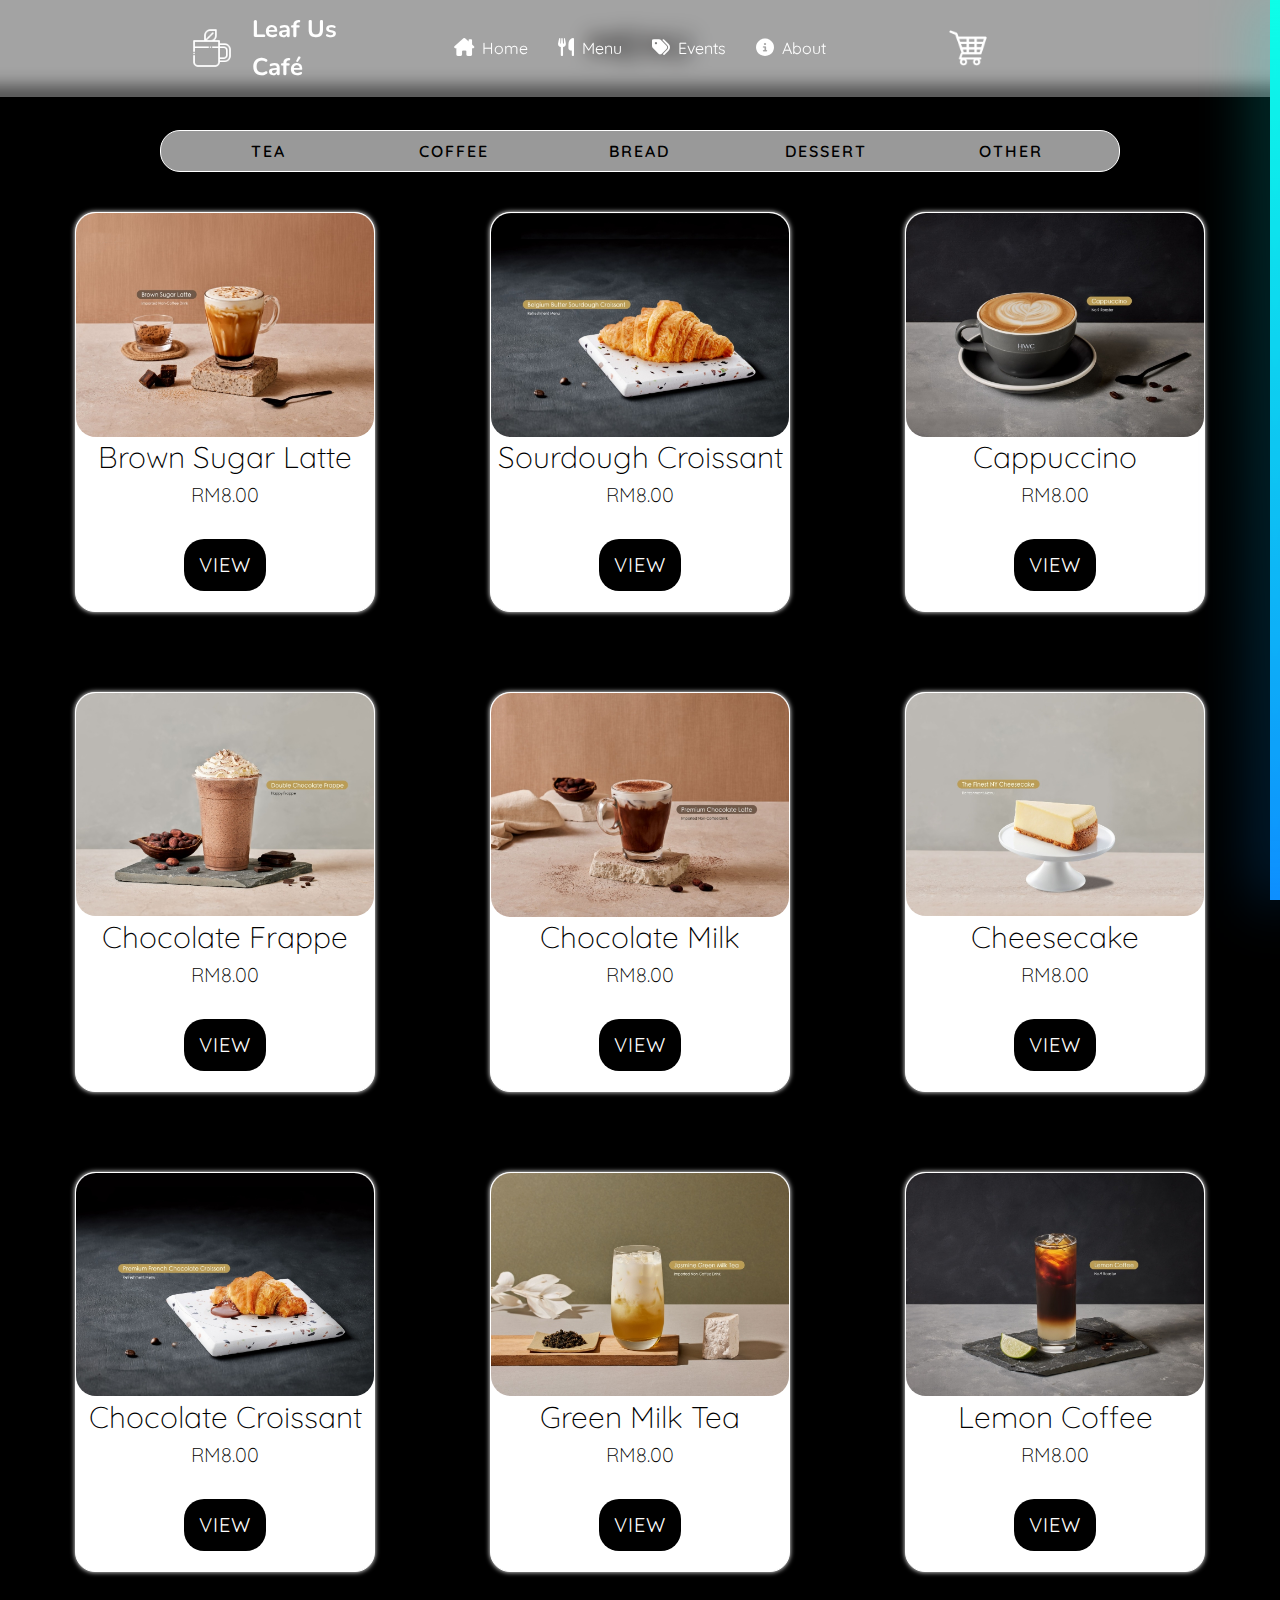
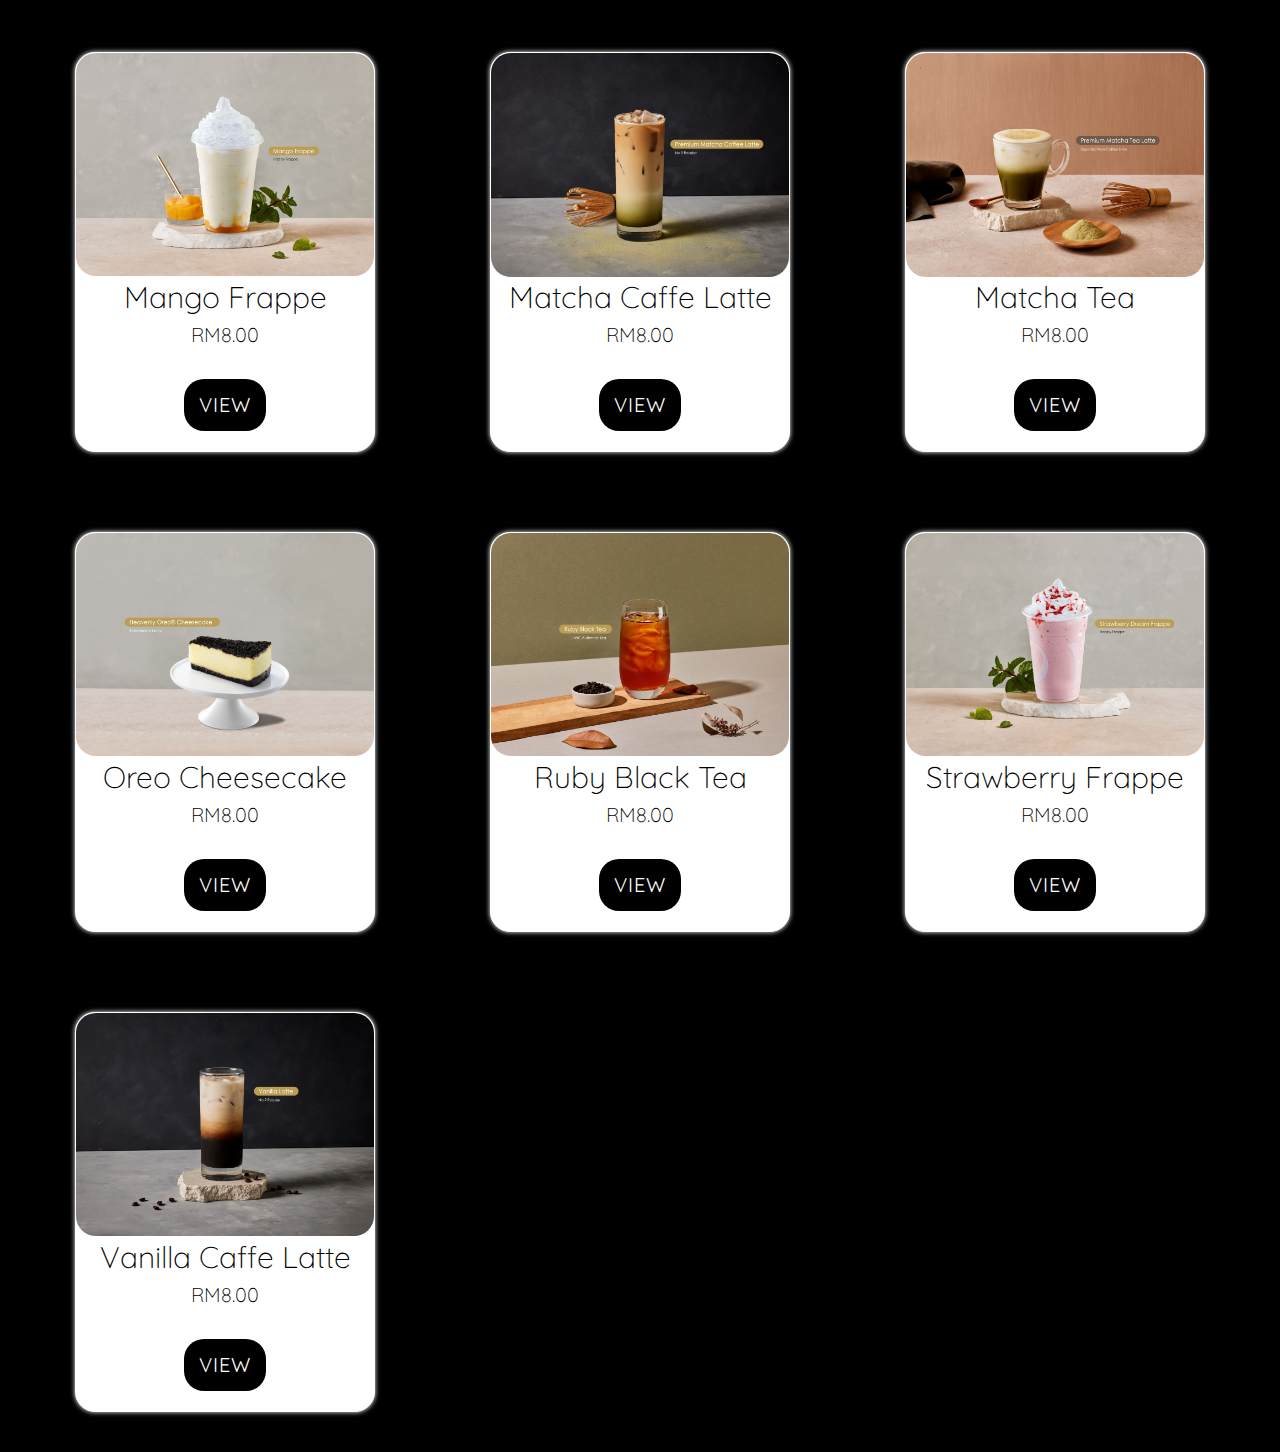
<file: menu.html>
<!DOCTYPE html>
<html>
<head>
	<meta charset="utf-8">
	<meta name="viewport" content="width=device-width, initial-scale=1">

	<!-- Linked CSS -->
	<link rel="stylesheet" href="css/base.css">
	<link rel="stylesheet" href="css/nav.css">
	<link rel="stylesheet" href="css/home.css">
	<link rel="stylesheet" href="css/menu.css">
	

	<!-- Font Icon -->
	<link rel="stylesheet" href="https://cdnjs.cloudflare.com/ajax/libs/font-awesome/6.1.1/css/all.min.css">

	<!-- Font Type -->
	<link rel="preconnect" href="https://fonts.googleapis.com">
	<link rel="preconnect" href="https://fonts.gstatic.com" crossorigin>
	<link href="https://fonts.googleapis.com/css2?family=Nunito:wght@400;700&family=Quicksand:wght@300;400;700&display=swap" rel="stylesheet">


	<title>Menu</title>

	<!-- Google tag (gtag.js) -->
<script async src="https://www.googletagmanager.com/gtag/js?id=G-MTXMH03YM8"></script>
<script>
  window.dataLayer = window.dataLayer || [];
  function gtag(){dataLayer.push(arguments);}
  gtag('js', new Date());

  gtag('config', 'G-MTXMH03YM8');
</script>

</head>
<body>

	<!-- Customized scroll bar -->
	<div id="progressbar"></div>
	<div id="scrollPath"></div>
	<!-- End of Customized scroll bar -->

	<!-- Header -->
	<header>
		<div class="cafe">
			<img class="logo" src="asset/other/logo.png" alt="Leaf Us Café Logo">
			<div class="name">Leaf Us Café</div>
		</div>

		<nav>
			<ul class="nav_link">
				<li><a href="index.html"><i class="fa-solid fa-house-chimney"></i><span>Home</span></a></li>
				<li><a href="menu_background"><i class="fa-solid fa-utensils"></i><span>Menu</span></a></li>
				<li><a href="index.html#event_background"><i class="fa-solid fa-tags"></i><span>Events</span></a></li>
				<li><a href="index.html#about_background"><i class="fa-solid fa-circle-info"></i><span>About</span></a></li>
			</ul>
		</nav>

		<img class="cart-icon" src="asset/other/shopping_cart.png" alt="Shopping Cart">
		<button class="mobile-menu-btn">
			<i class="fa-solid fa-bars"></i>
		</button>
	</header>

	<div class="wrapper">
		<div class="category-filter">
			<div class="fcontainer">
				<div class="caption">
					<h1>Menu</h1>
				</div>

				<!-- Filter bar -->
				<div class="filter-btns">
					<button type="button" class="filter-btn">Tea</button>
					<button type="button" class="filter-btn">Coffee</button>
					<button type="button" class="filter-btn">Bread</button>
					<button type="button" class="filter-btn">Dessert</button>
					<button type="button" class="filter-btn">Other</button>
				</div>
				<!-- End of filter bar -->

				<!-- Product list -->
				<div class="filter-items">
					<div class="product">
						<div class=pcard>
							<h2 class=pname>Brown Sugar Latte</h2>
							<span class="price">RM8.00</span>
							<a class="popup-btn">View</a>
							<img src="asset/menu/brown sugar caffe latte.jpg" class="p_img">
						</div>
						<div class="popup-view">
							<div class="popup-card">
								<a><i class="fa-solid fa-xmark"></i></a>
								<div class="p_img">
									<img src="asset/menu/brown sugar caffe latte.jpg">
								</div>
								<div class="info">
									<h2 class=pname>Brown Sugar Latte<br><span>Coffee</span></h2>
									<p>Brown Sugar Caffe Latte is a sweet and soft coffee drink made from espresso, brown sugar, and milk. It's perfect for an afternoon dessert.</p>
									<span class="price">RM8.00</span>
									<a href="#" class="add-cart">Add to Cart</a>
									<a href="#" class="add-wish">Add to Wishlish</a>
								</div>
							</div>
						</div>
					</div>
					<div class="product">
						<div class=pcard>
							<h2 class=pname>Sourdough Croissant</h2>
							<span class="price">RM8.00</span>
							<a class="popup-btn">View</a>
							<img src="asset/menu/butter sourdough croissant.jpg" class="p_img">
						</div>
						<div class="popup-view">
							<div class="popup-card">
								<a><i class="fa-solid fa-xmark"></i></a>
								<div class="p_img">
									<img src="asset/menu/butter sourdough croissant.jpg">
								</div>
								<div class="info">
									<h2 class=pname>Sourdough Croissant<br><span>Bread</span></h2>
									<p>Since we don't use any commercial yeast, our sourdough croissants rise very slowly and take 3 days. The thin layers of cream are perfectly balanced by the slightly tart flavors that this berry-like process creates.</p>
									<span class="price">RM8.00</span>
									<a href="#" class="add-cart">Add to Cart</a>
									<a href="" class="add-wish">Add to Wishlish</a>
								</div>
							</div>
						</div>
					</div>
					<div class="product">
						<div class=pcard>
							<h2 class=pname>Cappuccino</h2>
							<span class="price">RM8.00</span>
							<a class="popup-btn">View</a>
							<img src="asset/menu/cappuccino.jpg" class="p_img">
						</div>
						<div class="popup-view">
							<div class="popup-card">
								<a><i class="fa-solid fa-xmark"></i></a>
								<div class="p_img">
									<img src="asset/menu/cappuccino.jpg">
								</div>
								<div class="info">
									<h2 class=pname>Cappuccino<br><span>Coffee</span></h2>
									<p>A cappuccino is made with equal parts double espresso, steamed milk, and steamed milk foam. Cream can be used instead of milk. It is generally smaller in volume than a latte and has a thicker layer of microfoam.</p>
									<span class="price">RM8.00</span>
									<a href="#" class="add-cart">Add to Cart</a>
									<a href="" class="add-wish">Add to Wishlish</a>
								</div>
							</div>
						</div>
					</div>
					<div class="product">
						<div class=pcard>
							<h2 class=pname>Chocolate Frappe</h2>
							<span class="price">RM8.00</span>
							<a class="popup-btn">View</a>
							<img src="asset/menu/chocolate frappe.jpg" class="p_img">
						</div>
						<div class="popup-view">
							<div class="popup-card">
								<a><i class="fa-solid fa-xmark"></i></a>
								<div class="p_img">
									<img src="asset/menu/chocolate frappe.jpg">
								</div>
								<div class="info">
									<h2 class=pname>Chocolate Frappe<br><span>Coffee</span></h2>
									<p>Chocolate Frappe includes cream, ice, sugar and chocolate syrup. You can top it with whipped cream, more chocolate syrup, and mini chocolate chips if you like. It is a delicious, creamy, chocolate treat drink!</p>
									<span class="price">RM8.00</span>
									<a href="#" class="add-cart">Add to Cart</a>
									<a href="" class="add-wish">Add to Wishlish</a>
								</div>
							</div>
						</div>
					</div>
					<div class="product">
						<div class=pcard>
							<h2 class=pname>Chocolate Milk</h2>
							<span class="price">RM8.00</span>
							<a class="popup-btn">View</a>
							<img src="asset/menu/chocolate milk.jpg" class="p_img">
						</div>
						<div class="popup-view">
							<div class="popup-card">
								<a><i class="fa-solid fa-xmark"></i></a>
								<div class="p_img">
									<img src="asset/menu/chocolate milk.jpg">
								</div>
								<div class="info">
									<h2 class=pname>Chocolate Milk<br><span>Other</span></h2>
									<p>It is made from dark chocolate that has a low cocoa solid content and higher sugar content, plus a milk product, but milk chocolate also uses milk powder to give it a creamier taste, texture, and lighter color.</p>
									<span class="price">RM8.00</span>
									<a href="#" class="add-cart">Add to Cart</a>
									<a href="" class="add-wish">Add to Wishlish</a>
								</div>
							</div>
						</div>
					</div>
					<div class="product">
						<div class=pcard>
							<h2 class=pname>Cheesecake</h2>
							<span class="price">RM8.00</span>
							<a class="popup-btn">View</a>
							<img src="asset/menu/finest ny cheesecake.jpg" class="p_img">
						</div>
						<div class="popup-view">
							<div class="popup-card">
								<a><i class="fa-solid fa-xmark"></i></a>
								<div class="p_img">
									<img src="asset/menu/finest ny cheesecake.jpg">
								</div>
								<div class="info">
									<h2 class=pname>New York Cheesecake<br><span>Dessert</span></h2>
									<p>If you've been looking for the richest and creamiest cheesecake, this New York-style cheesecake might just be it! It is rich, bushy, tall and flat on top. It's made with cream cheese, eggs, egg yolks, and heavy or sour cream for richness and a smooth consistency. It is sometimes seasoned with lemon for extra freshness. The texture is fantastic and creamy and the taste is very good.</p>
									<span class="price">RM8.00</span>
									<a href="#" class="add-cart">Add to Cart</a>
									<a href="" class="add-wish">Add to Wishlish</a>
								</div>
							</div>
						</div>
					</div>
					<div class="product">
						<div class=pcard>
							<h2 class=pname>Chocolate Croissant</h2>
							<span class="price">RM8.00</span>
							<a class="popup-btn">View</a>
							<img src="asset/menu/french chocolate croissant.jpg" class="p_img">
						</div>
						<div class="popup-view">
							<div class="popup-card">
								<a><i class="fa-solid fa-xmark"></i></a>
								<div class="p_img">
									<img src="asset/menu/french chocolate croissant.jpg">
								</div>
								<div class="info">
									<h2 class=pname>French Chocolate Croissant<br><span>Bread</span></h2>
									<p>Chocolate croissants are flaky, buttery French pastries known as "pain au chocolat". A yeast-based dough layered with butter and rolled up with a chocolate bar.</p>
									<span class="price">RM8.00</span>
									<a href="#" class="add-cart">Add to Cart</a>
									<a href="" class="add-wish">Add to Wishlish</a>
								</div>
							</div>
						</div>
					</div>
					<div class="product">
						<div class=pcard>
							<h2 class=pname>Green Milk Tea</h2>
							<span class="price">RM8.00</span>
							<a class="popup-btn">View</a>
							<img src="asset/menu/jasmine green milk tea.jpg" class="p_img">
						</div>
						<div class="popup-view">
							<div class="popup-card">
								<a><i class="fa-solid fa-xmark"></i></a>
								<div class="p_img">
									<img src="asset/menu/jasmine green milk tea.jpg">
								</div>
								<div class="info">
									<h2 class=pname>Jasmine Green Milk Tea<br><span>Tea</span></h2>
									<p>Jasmine Green Milk Tea is a bubble tea with a very subtle, sweet and floral taste. Made from jasmine green tea, this milk tea is the most refreshing of all bubble teas. Then add fresh milk for extra creaminess, then top with tapioca pearls and cream.</p>
									<span class="price">RM8.00</span>
									<a href="#" class="add-cart">Add to Cart</a>
									<a href="" class="add-wish">Add to Wishlish</a>
								</div>
							</div>
						</div>
					</div>
					<div class="product">
						<div class=pcard>
							<h2 class=pname>Lemon Coffee</h2>
							<span class="price">RM8.00</span>
							<a class="popup-btn">View</a>
							<img src="asset/menu/lemon coffee.jpg" class="p_img">
						</div>
						<div class="popup-view">
							<div class="popup-card">
								<a><i class="fa-solid fa-xmark"></i></a>
								<div class="p_img">
									<img src="asset/menu/lemon coffee.jpg">
								</div>
								<div class="info">
									<h2 class=pname>Lemon Coffee<br><span>Coffee</span></h2>
									<p>If you're tired of the old taste of every cup of coffee, try lemon coffee. Not only will this new version of coffee give you much-needed caffeine, it will also help you prevent weight gain.</p>
									<span class="price">RM8.00</span>
									<a href="#" class="add-cart">Add to Cart</a>
									<a href="" class="add-wish">Add to Wishlish</a>
								</div>
							</div>
						</div>
					</div>
					<div class="product">
						<div class=pcard>
							<h2 class=pname>Mango Frappe</h2>
							<span class="price">RM8.00</span>
							<a class="popup-btn">View</a>
							<img src="asset/menu/mango frappe.jpg" class="p_img">
						</div>
						<div class="popup-view">
							<div class="popup-card">
								<a><i class="fa-solid fa-xmark"></i></a>
								<div class="p_img">
									<img src="asset/menu/mango frappe.jpg">
								</div>
								<div class="info">
									<h2 class=pname>Mango Frappe<br><span>Other</span></h2>
									<p>It has an amazing full flavoured, 99% fat free, milk based drink made to excite the senses and satisfy the palette. </p>
									<span class="price">RM8.00</span>
									<a href="#" class="add-cart">Add to Cart</a>
									<a href="" class="add-wish">Add to Wishlish</a>
								</div>
							</div>
						</div>
					</div>
					<div class="product">
						<div class=pcard>
							<h2 class=pname>Matcha Caffe Latte</h2>
							<span class="price">RM8.00</span>
							<a class="popup-btn">View</a>
							<img src="asset/menu/matcha caffe latte.jpg" class="p_img">
						</div>
						<div class="popup-view">
							<div class="popup-card">
								<a><i class="fa-solid fa-xmark"></i></a>
								<div class="p_img">
									<img src="asset/menu/matcha caffe latte.jpg">
								</div>
								<div class="info">
									<h2 class=pname>Matcha Caffe Latte<br><span>Tea</span></h2>
									<p>A matcha caffe latte consists of matcha Ise powder, vanilla sorbet, and milk to bring out rich matcha aroma and milk sweetness.</p>
									<span class="price">RM8.00</span>
									<a href="#" class="add-cart">Add to Cart</a>
									<a href="" class="add-wish">Add to Wishlish</a>
								</div>
							</div>
						</div>
					</div>
					<div class="product">
						<div class=pcard>
							<h2 class=pname>Matcha Tea</h2>
							<span class="price">RM8.00</span>
							<a class="popup-btn">View</a>
							<img src="asset/menu/matcha tea.jpg" class="p_img">
						</div>
						<div class="popup-view">
							<div class="popup-card">
								<a><i class="fa-solid fa-xmark"></i></a>
								<div class="p_img">
									<img src="asset/menu/matcha tea.jpg">
								</div>
								<div class="info">
									<h2 class=pname>Matcha Tea<br><span>Tea</span></h2>
									<p>Matcha milk tea tastes sweet, earthy and rich. It has a wonderful taste thanks to the unique combination of matcha powder, creamer and sweeteners.</p>
									<span class="price">RM8.00</span>
									<a href="#" class="add-cart">Add to Cart</a>
									<a href="" class="add-wish">Add to Wishlish</a>
								</div>
							</div>
						</div>
					</div>
					<div class="product">
						<div class=pcard>
							<h2 class=pname>Oreo Cheesecake</h2>
							<span class="price">RM8.00</span>
							<a class="popup-btn">View</a>
							<img src="asset/menu/oreo cheesecake.jpg" class="p_img">
						</div>
						<div class="popup-view">
							<div class="popup-card">
								<a><i class="fa-solid fa-xmark"></i></a>
								<div class="p_img">
									<img src="asset/menu/oreo cheesecake.jpg">
								</div>
								<div class="info">
									<h2 class=pname>Oreo Cheesecake<br><span>Dessert</span></h2>
									<p>Heavenly Oreo desserts are heavenly! Layers of chocolate pudding, cool whip and cream cheese. This dessert is a winner!</p>
									<span class="price">RM8.00</span>
									<a href="#" class="add-cart">Add to Cart</a>
									<a href="" class="add-wish">Add to Wishlish</a>
								</div>
							</div>
						</div>
					</div>
					<div class="product">
						<div class=pcard>
							<h2 class=pname>Ruby Black Tea</h2>
							<span class="price">RM8.00</span>
							<a class="popup-btn">View</a>
							<img src="asset/menu/ruby black tea.jpg" class="p_img">
						</div>
						<div class="popup-view">
							<div class="popup-card">
								<a><i class="fa-solid fa-xmark"></i></a>
								<div class="p_img">
									<img src="asset/menu/ruby black tea.jpg">
								</div>
								<div class="info">
									<h2 class=pname>Ruby Black Tea<br><span>Tea</span></h2>
									<p>Ruby Black Tea is a variety of tea tree cultivated from Assamese tea tress in Myanmar and Chin Xin tea tress in Taiwan. It is named Ruby Tea because the tea soup is bright red. Ruby tea is rich in flavor with aromas of cinnamon and mint.</p>
									<span class="price">RM8.00</span>
									<a href="#" class="add-cart">Add to Cart</a>
									<a href="" class="add-wish">Add to Wishlish</a>
								</div>
							</div>
						</div>
					</div>
					<div class="product">
						<div class=pcard>
							<h2 class=pname>Strawberry Frappe</h2>
							<span class="price">RM8.00</span>
							<a class="popup-btn">View</a>
							<img src="asset/menu/strawberry frappe.jpg" class="p_img">
						</div>
						<div class="popup-view">
							<div class="popup-card">
								<a><i class="fa-solid fa-xmark"></i></a>
								<div class="p_img">
									<img src="asset/menu/strawberry frappe.jpg">
								</div>
								<div class="info">
									<h2 class=pname>Strawberry Frappe<br><span>Other</span></h2>
									<p>Made with real berries, this Strawberry Frappe is topped with a delicious homemade strawberry syrup and smoothly finished with vanilla whipped cream. It tastes similar to a strawberry milkshake and it's not as thick as the ice cream drink, but still delicious and made with way less sugar.</p>
									<span class="price">RM8.00</span>
									<a href="#" class="add-cart">Add to Cart</a>
									<a href="" class="add-wish">Add to Wishlish</a>
								</div>
							</div>
						</div>
					</div>
					<div class="product">
						<div class=pcard>
							<h2 class=pname>Vanilla Caffe Latte</h2>
							<span class="price">RM8.00</span>
							<a class="popup-btn">View</a>
							<img src="asset/menu/vanilla caffe latte.jpg" class="p_img">
						</div>
						<div class="popup-view">
							<div class="popup-card">
								<a><i class="fa-solid fa-xmark"></i></a>
								<div class="p_img">
									<img src="asset/menu/vanilla caffe latte.jpg">
								</div>
								<div class="info">
									<h2 class=pname>Vanilla Caffe Latte<br><span>Coffee</span></h2>
									<p>This Iced Vanilla Café Latte you can purchase from our cafe. A smooth and creamy iced latte with a homemade vanilla syrup is the perfect pick-me-up during a long day.</p>
									<span class="price">RM8.00</span>
									<a href="#" class="add-cart">Add to Cart</a>
									<a href="" class="add-wish">Add to Wishlish</a>
								</div>
							</div>
						</div>
					</div>
				</div>
				<!-- End of product list -->

			</div>
		</div>
	</div>

	<script src="javascript/menu.js" type="text/javascript"></script>

	<script src="javascript/progressbar.js" type="text/javascript"></script>
</body>
</html>
</file>
<file: css/base.css>
:root {
  --primary-color: #2E7D32;
  --secondary-color: #81C784;
  --text-color: #333333;
  --background-color: #FFFFFF;
  --accent-color: #4CAF50;
  --gray-100: #f8f9fa;
  --gray-200: #e9ecef;
  --gray-300: #dee2e6;
  --gray-400: #ced4da;
  --gray-500: #adb5bd;
  --font-primary: 'Quicksand', sans-serif;
  --font-secondary: 'Nunito', sans-serif;
  --transition-speed: 0.3s;
  --container-width: 1200px;
  --section-spacing: 6rem;
}

/* Modern CSS Reset */
*, *::before, *::after {
  box-sizing: border-box;
  margin: 0;
  padding: 0;
}

html {
  scroll-behavior: smooth;
  font-size: 62.5%; /* 10px = 1rem */
}

body {
  font-family: var(--font-primary);
  font-size: 1.6rem;
  line-height: 1.6;
  color: var(--text-color);
  background-color: var(--background-color);
  overflow-x: hidden;
}

img {
  max-width: 100%;
  height: auto;
  display: block;
}

a {
  text-decoration: none;
  color: inherit;
  transition: color var(--transition-speed) ease;
}

button {
  cursor: pointer;
  border: none;
  background: none;
  font-family: inherit;
}

.container {
  max-width: var(--container-width);
  margin: 0 auto;
  padding: 0 2rem;
}

.section {
  padding: var(--section-spacing) 0;
}

/* Utility Classes */
.text-center { text-align: center; }
.mb-1 { margin-bottom: 1rem; }
.mb-2 { margin-bottom: 2rem; }
.mb-3 { margin-bottom: 3rem; }
.mb-4 { margin-bottom: 4rem; }
.mb-5 { margin-bottom: 5rem; }

/* Animations */
@keyframes fadeIn {
  from { opacity: 0; }
  to { opacity: 1; }
}

@keyframes slideUp {
  from {
    opacity: 0;
    transform: translateY(20px);
  }
  to {
    opacity: 1;
    transform: translateY(0);
  }
}

.fade-in {
  animation: fadeIn 1s ease-in;
}

.slide-up {
  animation: slideUp 1s ease-out;
}
</file>
<file: css/nav.css>
header {
	position: fixed;
	top: 0;
	left: 0;
	width: 100%;
	padding: 2rem;
	display: flex;
	justify-content: space-between;
	align-items: center;
	background: rgba(255, 255, 255, 0.95);
	backdrop-filter: blur(10px);
	box-shadow: 0 2px 10px rgba(0, 0, 0, 0.1);
	z-index: 1000;
	transition: all var(--transition-speed) ease;
}

header.scrolled {
	padding: 1rem 2rem;
}

.cafe {
	display: flex;
	align-items: center;
	gap: 1.5rem;
}

.cafe a {
	display: flex;
	align-items: center;
}

.logo {
	width: 4rem;
	height: auto;
	transition: transform var(--transition-speed) ease;
}

.logo:hover {
	transform: scale(1.1);
}

.name {
	font-family: var(--font-secondary);
	font-size: 2.4rem;
	font-weight: 700;
	color: var(--primary-color);
}

.nav_link {
	display: flex;
	gap: 3rem;
	list-style: none;
	margin: 0;
	padding: 0;
}

.nav_link li a {
	display: flex;
	align-items: center;
	gap: 0.8rem;
	font-size: 1.6rem;
	color: var(--text-color);
	transition: all var(--transition-speed) ease;
	text-decoration: none;
}

.nav_link li a i {
	font-size: 1.8rem;
}

.nav_link li a:hover {
	color: var(--primary-color);
	transform: translateY(-2px);
}

.nav-right {
	display: flex;
	align-items: center;
	gap: 2rem;
}

.cart-icon {
	width: 2.4rem;
	cursor: pointer;
	transition: transform var(--transition-speed) ease;
}

.cart-icon:hover {
	transform: scale(1.1);
}

/* Mobile Navigation */
.mobile-menu-btn {
	display: none;
	cursor: pointer;
	padding: 0.5rem;
	background: none;
	border: none;
	color: var(--text-color);
	font-size: 2rem;
}

.mobile-menu-btn:hover {
	color: var(--primary-color);
}

@media (max-width: 768px) {
	.mobile-menu-btn {
		display: block;
	}

	.nav_link {
		position: fixed;
		top: 8rem;
		left: 0;
		width: 100%;
		padding: 2rem;
		background: rgba(255, 255, 255, 0.95);
		backdrop-filter: blur(10px);
		flex-direction: column;
		gap: 2rem;
		transform: translateY(-100%);
		opacity: 0;
		transition: all var(--transition-speed) ease;
	}

	.nav_link.active {
		transform: translateY(0);
		opacity: 1;
	}

	.nav_link li a {
		padding: 1rem;
		justify-content: center;
	}
}
</file>
<file: css/home.css>
*{
	box-sizing: border-box;
	padding: 0;
	margin: 0;
	color: white;
}

body{
	background-color: rgb(0,0,0);
}

li, a, button{
	text-decoration: none;
}

h2{
	color: white;	
	text-align: center;
}

/*remove original scrollbar*/
::-webkit-scrollbar{
    width: 0;
}

/*customized scroll bar*/
#scrollPath{
    position: fixed;
    top: 0;
    right: 0;
    width: 10px;
    height: 100%;
    background: rgba(255, 255, 255, 0.05);
    z-index: 10000;
}

#progressbar{
    position: fixed;
    top: 0;
    right: 0;
    width: 10px;
    height: 100%;
    background: linear-gradient(to top, #008aff, #00ffe7);
    animation: animate 5s linear infinite;
    z-index: 10000;
}

@keyframes animate
{
    0%, 100%
    {
        filter: hue-rotate(0deg);
    }
    50%
    {
        filter: hue-rotate(360deg);
    }
}

#progressbar:before{
    content: '';
    position: absolute;
    top: 0;
    left: 0;
    width: 100%;
    background: linear-gradient(to top, #008aff, #00ffe7);
    filter: blur(10px);
}

#progressbar:after{
    content: '';
    position: absolute;
    top: 0;
    left: 0;
    width: 100%;
    height: 100%;
    background: linear-gradient(to top, #008aff, #00ffe7);
    filter: blur(30px);
}
/*End of Customizing Scroll Bar*/

/*Home Page */
#home_background {
	position: relative;
	min-height: 100vh;
	background: linear-gradient(rgba(0, 0, 0, 0.5), rgba(0, 0, 0, 0.5)),
				url('../asset/other/cafe-bg.jpg') no-repeat center center/cover;
	display: flex;
	flex-direction: column;
	align-items: center;
	padding-top: 8rem;
}

.home-title {
	font-size: 5rem;
	font-weight: 700;
	margin-bottom: 4rem;
	text-align: center;
	color: white;
	text-shadow: 2px 2px 4px rgba(0, 0, 0, 0.3);
	animation: slideUp 1s ease-out;
}

.Home_content {
	width: 100%;
	max-width: var(--container-width);
	padding: 0 2rem;
	display: grid;
	grid-template-columns: 1fr 1fr;
	gap: 4rem;
	align-items: center;
}

/* Slideshow Styling */
.slider {
	position: relative;
	width: 100%;
	height: 400px;
	border-radius: 15px;
	overflow: hidden;
	box-shadow: 0 10px 30px rgba(0, 0, 0, 0.3);
}

.slides {
	width: 500%;
	height: 100%;
	display: flex;
}

.slides input {
	display: none;
}

.slide {
	width: 20%;
	transition: 2s;
}

.slide img {
	width: 100%;
	height: 100%;
	object-fit: cover;
}

/* Manual Navigation */
.manualslide {
	position: absolute;
	width: 100%;
	bottom: 20px;
	display: flex;
	justify-content: center;
	gap: 1rem;
}

.manual_btn {
	padding: 7px;
	border-radius: 50%;
	cursor: pointer;
	border: 2px solid white;
	transition: 0.3s;
}

.manual_btn:hover {
	background: white;
}

#radio1:checked ~ .first {
	margin-left: 0;
}

#radio2:checked ~ .first {
	margin-left: -20%;
}

#radio3:checked ~ .first {
	margin-left: -40%;
}

/* Auto Navigation */
.autoslide {
	position: absolute;
	width: 100%;
	bottom: 20px;
	display: flex;
	justify-content: center;
	gap: 1rem;
}

.autoslide div {
	padding: 7px;
	border-radius: 50%;
	transition: 0.3s;
	border: 2px solid white;
}

#radio1:checked ~ .autoslide .autobtn1,
#radio2:checked ~ .autoslide .autobtn2,
#radio3:checked ~ .autoslide .autobtn3 {
	background: white;
}

/* Video Section */
.video-container {
	position: relative;
	width: 100%;
	height: 400px;
	border-radius: 15px;
	overflow: hidden;
	box-shadow: 0 10px 30px rgba(0, 0, 0, 0.3);
}

.video-container video {
	width: 100%;
	height: 100%;
	object-fit: cover;
}

.video-overlay {
	position: absolute;
	top: 0;
	left: 0;
	width: 100%;
	height: 100%;
	mix-blend-mode: screen;
}

.video-overlay img {
	width: 100%;
	height: 100%;
	object-fit: cover;
}

/* Welcome Message */
.welcome-message {
	text-align: left;
	animation: fadeIn 1s ease-in;
}

.welcome-message h2 {
	font-size: 3.6rem;
	margin-bottom: 2rem;
	color: var(--background-color);
}

.welcome-message p {
	font-size: 1.8rem;
	line-height: 1.8;
	margin-bottom: 3rem;
}

.cta-button {
	display: inline-block;
	padding: 1.5rem 3rem;
	background-color: var(--primary-color);
	color: white;
	border-radius: 30px;
	font-size: 1.8rem;
	transition: all var(--transition-speed) ease;
}

.cta-button:hover {
	background-color: var(--accent-color);
	transform: translateY(-2px);
	box-shadow: 0 5px 15px rgba(0, 0, 0, 0.3);
}

/* Features Section */
.features {
    padding: var(--section-spacing) 0;
    background: linear-gradient(135deg, #1a1a1a 0%, #2d2d2d 100%);
    color: white;
}

.section-title {
    font-size: 4rem;
    text-align: center;
    margin-bottom: 5rem;
    color: white;
    font-family: var(--font-secondary);
    position: relative;
    padding-bottom: 2rem;
}

.section-title::after {
    content: '';
    position: absolute;
    bottom: 0;
    left: 50%;
    transform: translateX(-50%);
    width: 80px;
    height: 4px;
    background: var(--accent-color);
    border-radius: 2px;
}

.features-grid {
    display: grid;
    grid-template-columns: repeat(auto-fit, minmax(280px, 1fr));
    gap: 3rem;
    padding: 0 2rem;
}

.feature-card {
    background: rgba(255, 255, 255, 0.05);
    backdrop-filter: blur(10px);
    padding: 3rem 2.5rem;
    border-radius: 20px;
    text-align: center;
    border: 1px solid rgba(255, 255, 255, 0.1);
    transition: all 0.3s ease;
    position: relative;
    overflow: hidden;
}

.feature-card::before {
    content: '';
    position: absolute;
    top: 0;
    left: 0;
    width: 100%;
    height: 100%;
    background: linear-gradient(45deg, transparent, rgba(255, 255, 255, 0.05));
    pointer-events: none;
}

.feature-card:hover {
    transform: translateY(-10px);
    box-shadow: 0 20px 40px rgba(0, 0, 0, 0.3);
    border-color: var(--accent-color);
}

.icon-wrapper {
    width: 80px;
    height: 80px;
    margin: 0 auto 2rem;
    background: linear-gradient(135deg, var(--primary-color), var(--accent-color));
    border-radius: 50%;
    display: flex;
    align-items: center;
    justify-content: center;
    position: relative;
    z-index: 1;
}

.icon-wrapper::after {
    content: '';
    position: absolute;
    width: 100%;
    height: 100%;
    background: inherit;
    border-radius: inherit;
    filter: blur(12px);
    opacity: 0.7;
    z-index: -1;
}

.feature-card i {
    font-size: 3rem;
    color: white;
}

.feature-card h3 {
    font-size: 2.2rem;
    color: white;
    margin: 1.5rem 0;
    font-family: var(--font-secondary);
}

.feature-card p {
    font-size: 1.6rem;
    color: rgba(255, 255, 255, 0.8);
    line-height: 1.6;
    margin-bottom: 2rem;
}

.feature-footer {
    margin-top: auto;
    padding-top: 2rem;
    border-top: 1px solid rgba(255, 255, 255, 0.1);
}

.feature-stat {
    display: inline-block;
    padding: 0.8rem 1.6rem;
    background: rgba(255, 255, 255, 0.1);
    border-radius: 20px;
    font-size: 1.4rem;
    color: var(--accent-color);
    font-weight: 600;
}

/* Responsive Design */
@media (max-width: 992px) {
	.Home_content {
		grid-template-columns: 1fr;
		gap: 3rem;
	}

	.slider, .video-container {
		height: 300px;
	}
}

@media (max-width: 768px) {
	.home-title {
		font-size: 3.5rem;
	}

	.slider, .video-container {
		height: 250px;
	}

	.Home_content {
		grid-template-columns: 1fr;
		text-align: center;
	}

	.welcome-message {
		text-align: center;
	}

	.section-title {
		font-size: 3rem;
		margin-bottom: 3rem;
	}

	.features-grid {
		grid-template-columns: 1fr;
		gap: 2rem;
	}

	.feature-card {
		padding: 2.5rem 2rem;
	}

	.icon-wrapper {
		width: 70px;
		height: 70px;
	}

	.feature-card i {
		font-size: 2.5rem;
	}
}

/* Custom Scrollbar */
#progressbar {
	position: fixed;
	top: 0;
	right: 0;
	width: 10px;
	height: 100%;
	background: linear-gradient(to top, var(--primary-color), var(--accent-color));
	animation: animate 5s linear infinite;
	z-index: 1000;
}

@keyframes animate {
	0%, 100% {
		filter: hue-rotate(0deg);
	}
	50% {
		filter: hue-rotate(360deg);
	}
}

#scrollPath {
	position: fixed;
	top: 0;
	right: 0;
	width: 10px;
	height: 100%;
	background: rgba(255, 255, 255, 0.05);
}

header{
	width: 100%;
	display: flex;
	justify-content: space-around;
	align-items: center;
	padding: 10px 10%;
	background-color: rgba(255, 255, 255, 0.1);
	z-index: 999;
}

/* Design of Navigation Bar */
.cafe{
	cursor: pointer;
	display: flex;
	justify-content:space-between;
	align-items: center;
	width: 150px;
}

.name{
	color: white;
}

.logo{
	width: 50px;
	filter: invert(1);
}

img[src*="shopping_cart"]{
	width: 50px;
	margin-right: 100px;
	filter: invert(1);
}
/* End of the Navigation Bar */

/* Menu Page */
#menu_background {
    background: linear-gradient(135deg, #1a1a1a 0%, #2d2d2d 100%);
    padding: var(--section-spacing) 0;
	position: relative;
}

.menu-grid {
    display: grid;
    grid-template-columns: repeat(auto-fit, minmax(300px, 1fr));
    gap: 3rem;
    margin-bottom: 4rem;
}

.menu-item {
    position: relative;
    border-radius: 20px;
    overflow: hidden;
    background: rgba(255, 255, 255, 0.05);
    backdrop-filter: blur(10px);
    transition: all 0.3s ease;
}

.menu-image {
    position: relative;
    aspect-ratio: 4/3;
    overflow: hidden;
}

.menu-image img {
    width: 100%;
    height: 100%;
    object-fit: cover;
    transition: transform 0.5s ease;
}

.menu-overlay {
    position: absolute;
    top: 0;
    left: 0;
    width: 100%;
    height: 100%;
    background: rgba(0, 0, 0, 0.7);
	display: flex;
    justify-content: center;
	align-items: center;
    opacity: 0;
    transition: opacity 0.3s ease;
}

.menu-btn {
    padding: 1rem 2rem;
    background: var(--accent-color);
    color: white;
    border-radius: 30px;
    transform: translateY(20px);
    transition: all 0.3s ease;
}

.menu-item:hover .menu-overlay {
    opacity: 1;
}

.menu-item:hover .menu-btn {
    transform: translateY(0);
}

.menu-item:hover .menu-image img {
    transform: scale(1.1);
}

.menu-info {
    padding: 2rem;
	text-align: center;
}

.menu-info h3 {
    font-size: 2rem;
    margin-bottom: 0.5rem;
    color: white;
}

.menu-category {
    display: inline-block;
    padding: 0.5rem 1.5rem;
    background: rgba(255, 255, 255, 0.1);
    border-radius: 20px;
    font-size: 1.4rem;
    color: var(--accent-color);
}

.menu-cta {
    text-align: center;
    margin-top: 4rem;
}

/* Event Section */
#event_background {
    background: linear-gradient(135deg, #1a1a1a 0%, #2d2d2d 100%);
    padding: var(--section-spacing) 0;
    min-height: 100vh;
    display: flex;
    align-items: center;
}

.events-grid {
	display: grid;
    grid-template-columns: repeat(auto-fit, minmax(350px, 1fr));
    gap: 4rem;
    padding: 2rem;
}

.event-card {
    background: rgba(255, 255, 255, 0.05);
    border-radius: 20px;
    padding: 3rem;
    display: flex;
    flex-direction: column;
    gap: 3rem;
    transition: transform 0.3s ease, box-shadow 0.3s ease;
	position: relative;
    overflow: hidden;
}

.event-card::before {
    content: '';
    position: absolute;
    top: 0;
    left: 0;
	width: 100%;
    height: 100%;
    background: linear-gradient(45deg, transparent, rgba(255, 255, 255, 0.05));
    pointer-events: none;
}

.event-card:hover {
    transform: translateY(-10px);
    box-shadow: 0 20px 40px rgba(0, 0, 0, 0.3);
}

.card-container {
    perspective: 1000px;
    height: 250px;
}

.card {
	position: relative;
    width: 100%;
    height: 100%;
    transform-style: preserve-3d;
    transition: transform 0.8s ease;
}

.event-card:hover .card {
    transform: rotateY(180deg);
}

.card-face {
	position: absolute;
	width: 100%;
	height: 100%;
    backface-visibility: hidden;
	display: flex;
	align-items: center;
    justify-content: center;
    border-radius: 15px;
    overflow: hidden;
    box-shadow: 0 5px 15px rgba(0, 0, 0, 0.2);
}

.card-face img {
	width: 100%;
    height: 100%;
    object-fit: cover;
}

.card-back {
    transform: rotateY(180deg);
}

.event-content {
	text-align: center;
}

.event-content h3 {
    font-size: 2.4rem;
    color: white;
    margin-bottom: 1.5rem;
    font-family: var(--font-secondary);
}

.event-content p {
    font-size: 1.6rem;
    color: rgba(255, 255, 255, 0.8);
    line-height: 1.6;
    margin-bottom: 2rem;
}

.event-btn {
    display: inline-block;
    padding: 1.2rem 2.4rem;
    background: var(--accent-color);
    color: white;
    border-radius: 30px;
    font-size: 1.6rem;
    transition: all 0.3s ease;
	position: relative;
    overflow: hidden;
}

.event-btn::before {
    content: '';
    position: absolute;
    top: 0;
    left: 0;
	width: 100%;
	height: 100%;
    background: linear-gradient(45deg, transparent, rgba(255, 255, 255, 0.2), transparent);
    transform: translateX(-100%);
    transition: transform 0.6s ease;
}

.event-btn:hover {
    transform: translateY(-2px);
    box-shadow: 0 5px 15px rgba(0, 0, 0, 0.3);
}

.event-btn:hover::before {
    transform: translateX(100%);
}

/* Animation for event cards */
.event-card {
    animation: fadeInUp 0.6s ease-out forwards;
    opacity: 0;
}

.event-card:nth-child(1) { animation-delay: 0.2s; }
.event-card:nth-child(2) { animation-delay: 0.4s; }
.event-card:nth-child(3) { animation-delay: 0.6s; }

/* Responsive Design */
@media (max-width: 992px) {
    .events-grid {
        grid-template-columns: repeat(auto-fit, minmax(300px, 1fr));
        gap: 3rem;
    }
}

@media (max-width: 768px) {
    .events-grid {
        grid-template-columns: 1fr;
        padding: 1rem;
    }

    .event-card {
        padding: 2rem;
    }

    .card-container {
        height: 200px;
    }

    .event-content h3 {
        font-size: 2rem;
    }
}

/*Promotion Card*/
.promotion{
	width: 100%;
	height: 42vh;
	position: relative;
	display: flex;
	flex-direction: row;
	justify-content: space-evenly;
	align-items: center;
	border-radius: 40px;
	box-shadow: inset 0 0 50px 10px #000;
	background-color: rgba(255, 255, 255, 1);
}

.promotion .card{
	z-index: 2;
	height: 80%;
}

.promotion .card img{
	width: 40vh;
	display: flex;
	flex-direction: column;
}

.promotion .card img[src$="front.jpg"]{
	box-shadow: 2px 2px 20px 0px #000;
}

.promotion .card img[src$="back.jpg"]{
	position: absolute;
	box-shadow: 5px 5px 20px 0px #000;
	top: 12vh;
	left: 28vh;
	z-index: -1;
}

.promotion p{
	color: black;
	font-family: 'Quicksand', sans-serif;
}

/*Voucher*/
.voucher{
	width: 100%;
	height: 44vh;
	position: relative;
	display: flex;
	flex-direction: row;
	justify-content: space-evenly;
	align-items: center;
	border-radius: 40px;
	box-shadow: inset 0 0 50px 10px #000;
	background-color: rgba(255, 255, 255, 1);
}

.voucher .card{
	z-index: 2;
	height: 80%;
}

.voucher .card img{
	width: 40vh;
	display: flex;
	flex-direction: column;
}

.voucher .card img[src$="front.jpg"]{
	box-shadow: -2px 4px 20px 0px #000;
}

.voucher .card img[src$="back.jpg"]{
	position: absolute;
	box-shadow: -5px 7px 20px 0px #000;
	top: 12vh;
	right: 28vh;
	z-index: -1;
}

.voucher p{
	text-align: right;
	color: black;
	font-family: 'Quicksand', sans-serif;
}

/*Membership Card*/
.membership{
	width: 100%;
	height: 40vh;
	position: relative;
	display: flex;
	flex-direction: row;
	justify-content: space-evenly;
	align-items: center;
	border-radius: 40px;
	box-shadow: inset 0 0 50px 10px #000;
	background-color: rgba(255, 255, 255, 1);
}

.membership .card{
	z-index: 2;
	height: 80%;
}

.membership .card img{
	width: 40vh;
	display: flex;
	flex-direction: column;
	border-radius: 20px;
}

.membership .card img[src$="front.jpg"]{
	box-shadow: 2px 2px 20px 0px #000;
}

.membership .card img[src$="back.jpg"]{
	position: absolute;
	box-shadow: 5px 5px 20px 0px #000;
	top: 12vh;
	left: 28vh;
	z-index: -1;
}

.membership p{
	color: black;
	font-family: 'Quicksand', sans-serif;
}

/* About Us Page */
#about_background {
    background: linear-gradient(135deg, #2d2d2d 0%, #1a1a1a 100%);
    padding: var(--section-spacing) 0;
    color: white;
}

.about-grid {
    display: grid;
    grid-template-columns: 1fr 1fr;
    gap: 4rem;
    margin-bottom: 6rem;
}

.about-content {
    padding: 2rem;
}

.about-subtitle {
    font-size: 2.8rem;
    margin-bottom: 2rem;
    color: white;
    font-family: var(--font-secondary);
}

.about-text {
    font-size: 1.6rem;
    line-height: 1.8;
    color: rgba(255, 255, 255, 0.8);
    margin-bottom: 3rem;
}

.about-stats {
    display: grid;
    grid-template-columns: repeat(3, 1fr);
    gap: 2rem;
}

.stat-item {
    text-align: center;
    padding: 2rem;
    background: rgba(255, 255, 255, 0.05);
    border-radius: 15px;
    transition: transform 0.3s ease;
}

.stat-item:hover {
    transform: translateY(-5px);
}

.stat-number {
    display: block;
    font-size: 3.6rem;
    font-weight: 700;
    color: var(--accent-color);
    margin-bottom: 0.5rem;
}

.stat-label {
    font-size: 1.4rem;
    color: rgba(255, 255, 255, 0.8);
}

.map-container {
    width: 100%;
    height: 400px;
    border-radius: 20px;
    overflow: hidden;
}

.map-container iframe {
	width: 100%;
	height: 100%;
    border: none;
}

/* Founder Section */
.founder-section {
    margin: 8rem 0;
    position: relative;
}

.founder-section::before {
    content: '';
    position: absolute;
    top: -4rem;
    left: 50%;
    transform: translateX(-50%);
    width: 100px;
    height: 4px;
    background: linear-gradient(90deg, transparent, var(--accent-color), transparent);
    border-radius: 2px;
}

.founder-grid {
    display: grid;
    grid-template-columns: repeat(auto-fit, minmax(300px, 1fr));
    gap: 4rem;
    margin-top: 4rem;
    padding: 2rem;
}

.founder-card {
    background: rgba(255, 255, 255, 0.05);
    border-radius: 30px;
    overflow: hidden;
    transition: all 0.5s ease;
    position: relative;
}

.founder-card::before {
    content: '';
    position: absolute;
    top: 0;
    left: 0;
	width: 100%;
    height: 100%;
    background: linear-gradient(45deg, transparent, rgba(255, 255, 255, 0.05));
    pointer-events: none;
}

.founder-card:hover {
    transform: translateY(-15px);
    box-shadow: 0 30px 60px rgba(0, 0, 0, 0.3);
}

.founder-image {
    position: relative;
    width: 100%;
    aspect-ratio: 1;
    overflow: hidden;
}

.founder-image img {
	width: 100%;
    height: 100%;
    object-fit: cover;
    transition: transform 0.8s ease;
}

.founder-overlay {
    position: absolute;
    top: 0;
    left: 0;
    width: 100%;
    height: 100%;
    background: linear-gradient(
        to bottom,
        transparent 0%,
        transparent 50%,
        rgba(0, 0, 0, 0.8) 100%
    );
    opacity: 0;
    transition: opacity 0.5s ease;
}

.founder-card:hover .founder-image img {
    transform: scale(1.1);
}

.founder-card:hover .founder-overlay {
    opacity: 1;
}

.founder-info {
    padding: 3rem;
	text-align: center;
    position: relative;
    background: linear-gradient(
        to bottom,
        rgba(255, 255, 255, 0.05),
        rgba(255, 255, 255, 0.02)
    );
    backdrop-filter: blur(10px);
}

.founder-info::before {
    content: '';
    position: absolute;
    top: 0;
    left: 50%;
    transform: translateX(-50%);
    width: 50px;
    height: 3px;
    background: var(--accent-color);
    border-radius: 2px;
}

.founder-info h4 {
    font-size: 2.4rem;
    font-weight: 700;
    color: white;
    margin-bottom: 1rem;
    font-family: var(--font-secondary);
}

.founder-role {
    display: inline-block;
    padding: 0.8rem 1.6rem;
    background: rgba(76, 175, 80, 0.1);
    border: 1px solid rgba(76, 175, 80, 0.2);
    border-radius: 20px;
    font-size: 1.4rem;
    color: var(--accent-color);
    margin-bottom: 2rem;
    transition: all 0.3s ease;
}

.founder-card:hover .founder-role {
    background: rgba(76, 175, 80, 0.2);
    border-color: var(--accent-color);
}

.founder-quote {
    font-size: 1.6rem;
    color: rgba(255, 255, 255, 0.8);
    line-height: 1.6;
    font-style: italic;
    position: relative;
    padding: 0 2rem;
}

.founder-quote::before,
.founder-quote::after {
    content: '"';
    position: absolute;
    font-size: 3rem;
    color: var(--accent-color);
    opacity: 0.5;
}

.founder-quote::before {
    left: 0;
    top: -1rem;
}

.founder-quote::after {
    right: 0;
    bottom: -2rem;
}

/* Responsive adjustments */
@media (max-width: 992px) {
    .founder-grid {
        grid-template-columns: repeat(auto-fit, minmax(280px, 1fr));
        gap: 3rem;
    }
}

@media (max-width: 768px) {
    .founder-section {
        margin: 6rem 0;
    }

    .founder-info {
        padding: 2rem;
    }

    .founder-info h4 {
        font-size: 2rem;
    }

    .founder-quote {
        font-size: 1.4rem;
    }
}

/* Animation for founder cards */
.founder-card {
    animation: fadeInUp 0.8s ease-out forwards;
    opacity: 0;
}

.founder-card:nth-child(1) { animation-delay: 0.3s; }
.founder-card:nth-child(2) { animation-delay: 0.5s; }
.founder-card:nth-child(3) { animation-delay: 0.7s; }

/* Contact Section */
.contact-section {
    background: rgba(255, 255, 255, 0.05);
    border-radius: 20px;
    padding: 4rem;
}

.contact-info {
    text-align: center;
}

.contact-logo {
    width: 80px;
    margin-bottom: 3rem;
    filter: invert(1);
}

.contact-details {
    display: grid;
    gap: 2rem;
    margin-bottom: 3rem;
}

.contact-item {
	display: flex;
	align-items: center;
    gap: 1.5rem;
}

.contact-item i {
    font-size: 2rem;
    color: var(--accent-color);
}

.contact-item p {
    font-size: 1.6rem;
    color: rgba(255, 255, 255, 0.8);
}

.social-links {
    display: flex;
    justify-content: center;
    gap: 2rem;
}

/* Animations */
@keyframes fadeInUp {
    from {
        opacity: 0;
        transform: translateY(30px);
    }
    to {
        opacity: 1;
        transform: translateY(0);
    }
}

.menu-item, .about-content, .founder-card {
    animation: fadeInUp 0.6s ease-out forwards;
    opacity: 0;
}

.menu-item:nth-child(1) { animation-delay: 0.1s; }
.menu-item:nth-child(2) { animation-delay: 0.2s; }
.menu-item:nth-child(3) { animation-delay: 0.3s; }
.menu-item:nth-child(4) { animation-delay: 0.4s; }
.menu-item:nth-child(5) { animation-delay: 0.5s; }
.menu-item:nth-child(6) { animation-delay: 0.6s; }

.founder-card:nth-child(1) { animation-delay: 0.3s; }
.founder-card:nth-child(2) { animation-delay: 0.5s; }
.founder-card:nth-child(3) { animation-delay: 0.7s; }
</file>
<file: css/menu.css>
*{
    margin: 0;
    padding: 0;
    box-sizing: border-box;
}

body{
    min-height: 100vh;
    background-color: #000;
}

/* remove original scrollbar */
::-webkit-scrollbar{
    width: 0;
}

/* customized scrollbar */
#scrollPath{
    position: fixed;
    top: 0;
    right: 0;
    width: 10px;
    height: 100%;
    background: rgba(255, 255, 255, 0.05);
}

#progressbar{
    position: fixed;
    top: 0;
    right: 0;
    width: 10px;
    height: 100%;
    background: linear-gradient(to top, #008aff, #00ffe7);
    animation: animate 5s linear infinite;
}

@keyframes animate
{
    0%, 100%
    {
        filter: hue-rotate(0deg);
    }
    50%
    {
        filter: hue-rotate(360deg);
    }
}

#progressbar:before{
    content: '';
    position: absolute;
    top: 0;
    left: 0;
    width: 100%;
    background: linear-gradient(to top, #008aff, #00ffe7);
    filter: blur(10px);
}

#progressbar:after{
    content: '';
    position: absolute;
    top: 0;
    left: 0;
    width: 100%;
    height: 100%;
    background: linear-gradient(to top, #008aff, #00ffe7);
    filter: blur(30px);
}
/* End of customized scrollbar */

/* button back to leaf us cafe webpage */
.homepage{
    text-align: center;
    font-size: 40px;
    margin: 20px;
}

.homepage a{
    color: white;
    text-decoration: none;
}
/* End */

.wrapper{
    width: 100%;
}

/* title */
.caption{
    display: flex;
    justify-content: space-around;
    align-items: center;
    background-color: rgba(255, 255, 255, 0.6);
    margin-bottom: 40px;
    width: 100%;
    height: 10vh;
}

.caption h1{
    text-transform: uppercase;
    color: #1b1919;
    font-weight: 800;
    font-size: 36px;
    letter-spacing: 1px;
}
/* End of the title */

/* filter bar */
.filter-btns{
    margin: 0 auto;
    background: rgba(255, 255, 255, 0.6);
    display: flex;
    justify-content: space-evenly;
    width: 75%;
    border: 1px solid white;
    border-radius: 20px;
}

.filter-btn{
    color: black;
    width: 10%;
    border: none;
    background: none;
    cursor: pointer;
    font-family: inherit;
    text-transform: uppercase;
    display: inline-block;
    margin: 10px 30px;
    font-size: 16px;
    font-weight: 600;
    letter-spacing: 2px;
    position: relative;
    transition: all 200ms ease-in-out;
}

.filter-btn::after{
    content: "";
    position: absolute;
    top: 110%;
    left: 50%;
    transform: translateX(-50%);
    height: 2px;
    width: 0;
    background-color: #555;
    transition: all 200ms ease-in-out;
}

.filter-btn:hover{
    color: #555;
}

.filter-btn:hover::after{
    width: 100%;
}

.active-btn{
    color: #555;
}

.active-btn::after{
    width: 100%;
}
/* End of filter bar */

/* Product list */
.filter-items{
    position: relative;
    display: grid;
    justify-content: space-evenly;
    align-content: space-between;
    grid-template-columns: auto auto auto;
    grid-template-rows: auto auto auto auto auto auto;
    width: 100%;
    height: 100vh;
}

.product .pcard{
    z-index: 1;
    background-color: #fff;
    position: relative;
    width: 300px;
    height: 400px;
    display: flex;
    justify-content: center;
    margin: 40px;
    border-radius: 20px;
    box-shadow: 0 0 5px 0 #fff;
    border: 1px solid white;
}

.product .pcard .p_img{
    z-index: 1;
    position: absolute;
    max-width: 100%;
    border-radius: 20px;
    top: 0;
}

.product .pcard .pname{
    z-index: 2;
    color: black;
    position: absolute;
    width: 100%;
    text-align: center;
    bottom: 130px;
    font-size: 30px;
    font-weight: 300;
}

.product .pcard .price{
    z-index: 2;
    color: black;
    position: absolute;
    width: 100%;
    text-align: center;
    bottom: 100px;
    font-size: 20px;
    font-weight: 300;
}

.product .pcard .popup-btn{
    z-index: 2;
    color: white;
    background: black;
    position: absolute;
    bottom: 20px;
    font-size: 20px;
    text-transform: uppercase;
    text-decoration: none;
    letter-spacing: 1px;
    padding: 10px 15px;
    border-radius: 20px;
    cursor: pointer;
}

.product .popup-view {
    z-index: 2000;
    background: rgba(0, 0, 0, 0.8);
    position: fixed;
    top: 0;
    right: 0;
    left: 0;
    bottom: 0;
    display: flex;
    justify-content: center;
    align-items: center;
    opacity: 0;
    visibility: hidden;
    transition: 500ms;
}

.product .popup-view.active {
    opacity: 1;
    visibility: visible;
}

.product .popup-card {
    position: relative;
    display: flex;
    width: 800px;
    height: 500px;
    background: #fff;
    border-radius: 10px;
    box-shadow: 0 5px 25px rgba(0, 0, 0, 0.25);
    transform: scale(0.8);
    transition: transform 300ms;
}

.product .popup-view.active .popup-card {
    transform: scale(1);
}

.product .popup-card .p_img {
    position: relative;
    width: 45%;
    height: 100%;
    display: flex;
    justify-content: center;
    align-items: center;
    overflow: hidden;
    border-top-left-radius: 10px;
    border-bottom-left-radius: 10px;
}

.product .popup-card .p_img img {
    width: 100%;
    height: 100%;
    object-fit: cover;
}

.product .popup-card .info {
    position: relative;
    width: 55%;
    height: 100%;
    padding: 30px;
    display: flex;
    flex-direction: column;
    background: #fff;
    border-top-right-radius: 10px;
    border-bottom-right-radius: 10px;
}

.product .popup-card .info h2 {
    font-size: 2.4rem;
    font-weight: 700;
    color: var(--primary-color);
    margin-bottom: 1rem;
    line-height: 1.2;
}

.product .popup-card .info h2 span {
    display: block;
    font-size: 1.4rem;
    color: var(--text-color);
    text-transform: uppercase;
    letter-spacing: 1px;
    margin-top: 0.5rem;
}

.product .popup-card .info p {
    font-size: 1.4rem;
    line-height: 1.6;
    color: var(--text-color);
    margin: 1.5rem 0;
    flex-grow: 1;
}

.product .popup-card .info .price {
    font-size: 2.2rem;
    font-weight: 600;
    color: var(--primary-color);
    margin-bottom: 1.5rem;
}

.product .popup-card .info .add-cart,
.product .popup-card .info .add-wish {
    display: inline-block;
    text-decoration: none;
    padding: 1rem 2rem;
    font-size: 1.4rem;
    font-weight: 600;
    text-transform: uppercase;
    border-radius: 50px;
    transition: all var(--transition-speed) ease;
}

.product .popup-card .info .add-cart {
    background: var(--primary-color);
    color: #fff;
    margin-bottom: 1rem;
}

.product .popup-card .info .add-cart:hover {
    background: var(--accent-color);
}

.product .popup-card .info .add-wish {
    color: var(--primary-color);
    border: 2px solid var(--primary-color);
    text-align: center;
}

.product .popup-card .info .add-wish:hover {
    background: var(--primary-color);
    color: #fff;
}

.product .popup-card .fa-xmark {
    position: absolute;
    top: 1rem;
    right: 1rem;
    font-size: 2rem;
    color: var(--primary-color);
    cursor: pointer;
    transition: color var(--transition-speed) ease;
    z-index: 10;
}

.product .popup-card .fa-xmark:hover {
    color: var(--accent-color);
}

/* Media queries */
@media (max-width: 900px) {
    .product .popup-card {
        flex-direction: column;
        width: 90%;
        max-width: 550px;
        height: auto;
    }

    .product .popup-card .p_img {
        width: 100%;
        height: 250px;
        border-radius: 10px 10px 0 0;
    }

    .product .popup-card .info {
        width: 100%;
        border-radius: 0 0 10px 10px;
    }

    .product .popup-card .info h2 {
        font-size: 2rem;
    }

    .product .popup-card .info p {
        font-size: 1.3rem;
        margin: 1rem 0;
    }

    .product .popup-card .info .price {
        font-size: 1.8rem;
    }
}

@media (max-width: 600px) {
    .product .popup-card .p_img {
        height: 200px;
    }

    .product .popup-card .info {
        padding: 20px;
    }

    .product .popup-card .info h2 {
        font-size: 1.8rem;
    }

    .product .popup-card .info p {
        font-size: 1.2rem;
    }
}
</file>
